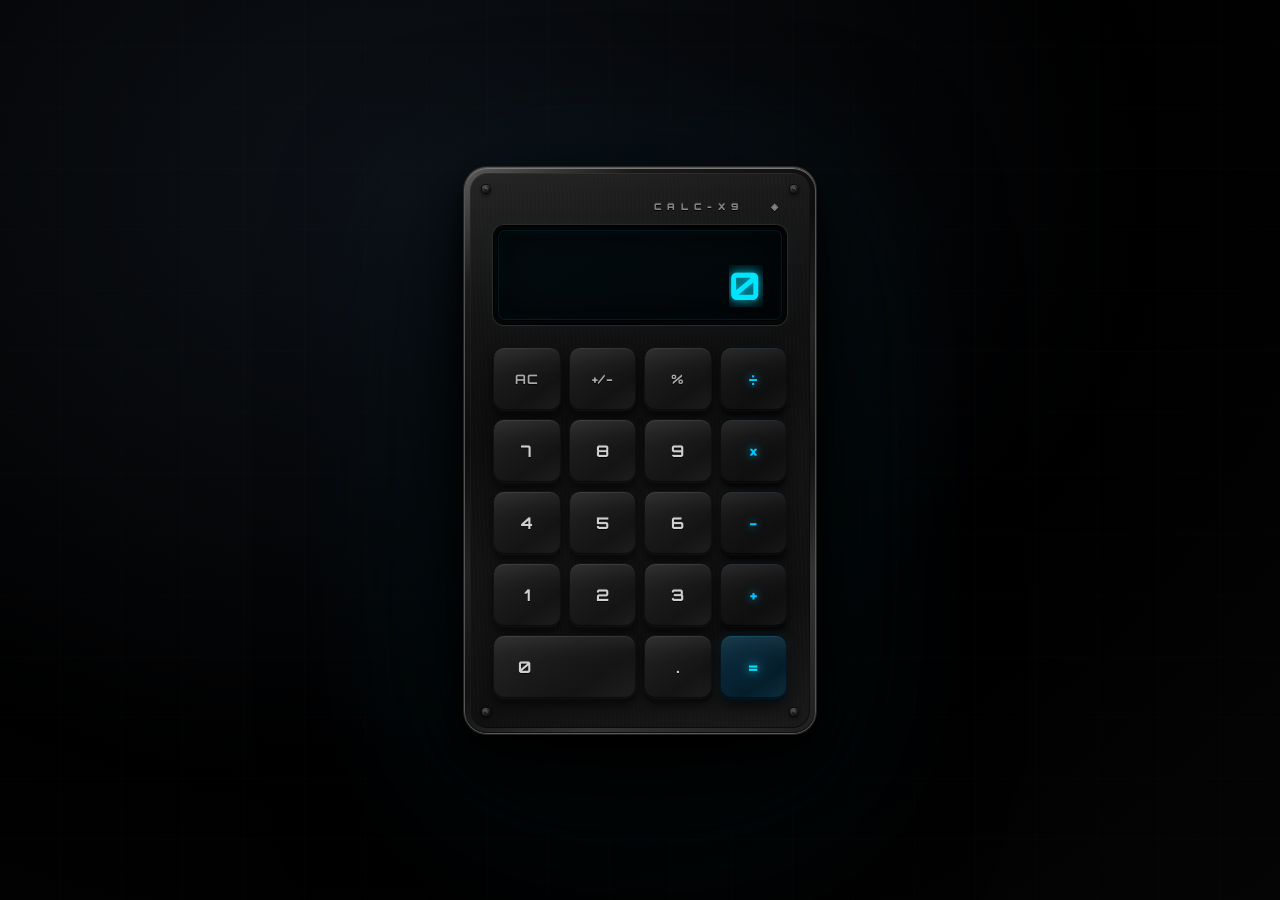
<file: calculator.html>
<!DOCTYPE html>
<html lang="en">
<head>
<meta charset="UTF-8">
<meta name="viewport" content="width=device-width, initial-scale=1.0">
<title>Metallic Black Calculator</title>
<link href="https://fonts.googleapis.com/css2?family=Orbitron:wght@400;700;900&family=Share+Tech+Mono&display=swap" rel="stylesheet">
<style>
  :root {
    --metal-dark: #0a0a0a;
    --metal-mid: #1a1a1a;
    --metal-light: #2e2e2e;
    --metal-shine: #4a4a4a;
    --metal-highlight: #666;
    --chrome-edge: #888;
    --accent-blue: #00c8ff;
    --accent-glow: rgba(0, 200, 255, 0.6);
    --display-bg: #050a0d;
    --display-text: #00e5ff;
    --btn-number: #181818;
    --btn-op: #111;
    --btn-equal: #0d2a33;
    --shadow-deep: rgba(0,0,0,0.95);
    --shadow-mid: rgba(0,0,0,0.7);
  }

  * { margin: 0; padding: 0; box-sizing: border-box; }

  body {
    min-height: 100vh;
    display: flex;
    align-items: center;
    justify-content: center;
    background: radial-gradient(ellipse at 30% 20%, #0d1117 0%, #000 60%, #050505 100%);
    font-family: 'Share Tech Mono', monospace;
    overflow: hidden;
  }

  body::before {
    content: '';
    position: fixed;
    inset: 0;
    background:
      repeating-linear-gradient(0deg, transparent, transparent 60px, rgba(255,255,255,0.01) 60px, rgba(255,255,255,0.01) 61px),
      repeating-linear-gradient(90deg, transparent, transparent 60px, rgba(255,255,255,0.01) 60px, rgba(255,255,255,0.01) 61px);
    pointer-events: none;
  }

  .calc-wrapper {
    position: relative;
    filter: drop-shadow(0 40px 80px rgba(0,0,0,0.98)) drop-shadow(0 0 60px rgba(0,200,255,0.08));
  }

  /* Outer chrome bezel */
  .calc-outer {
    background: linear-gradient(145deg,
      #5a5a5a 0%,
      #1a1a1a 15%,
      #0d0d0d 35%,
      #222 50%,
      #111 65%,
      #333 80%,
      #1f1f1f 100%
    );
    border-radius: 22px;
    padding: 5px;
    box-shadow:
      0 0 0 1px #555,
      0 0 0 2px #222,
      inset 0 1px 0 #777,
      inset 0 -1px 0 #111,
      0 30px 60px rgba(0,0,0,0.9),
      0 10px 20px rgba(0,0,0,0.8);
  }

  .calculator {
    background: linear-gradient(160deg,
      #1c1c1c 0%,
      #111 20%,
      #0d0d0d 40%,
      #131313 60%,
      #0f0f0f 80%,
      #1a1a1a 100%
    );
    border-radius: 18px;
    padding: 28px 24px 30px;
    width: 340px;
    position: relative;
    overflow: hidden;
    box-shadow:
      inset 0 1px 0 rgba(255,255,255,0.06),
      inset 0 -1px 0 rgba(0,0,0,0.5),
      inset 1px 0 0 rgba(255,255,255,0.03),
      inset -1px 0 0 rgba(0,0,0,0.4);
  }

  /* Brushed metal texture effect */
  .calculator::before {
    content: '';
    position: absolute;
    inset: 0;
    background: repeating-linear-gradient(
      88deg,
      transparent 0px,
      rgba(255,255,255,0.012) 1px,
      transparent 2px,
      transparent 4px
    );
    border-radius: 18px;
    pointer-events: none;
  }

  /* Top reflection */
  .calculator::after {
    content: '';
    position: absolute;
    top: 0; left: 0; right: 0;
    height: 40%;
    background: linear-gradient(to bottom,
      rgba(255,255,255,0.04) 0%,
      transparent 100%
    );
    border-radius: 18px 18px 0 0;
    pointer-events: none;
  }

  /* Brand label */
  .brand {
    font-family: 'Orbitron', sans-serif;
    font-weight: 900;
    font-size: 9px;
    letter-spacing: 6px;
    color: var(--chrome-edge);
    text-align: right;
    margin-bottom: 14px;
    text-transform: uppercase;
    padding-right: 2px;
    text-shadow: 0 1px 0 #000, 0 -1px 0 rgba(255,255,255,0.1);
    position: relative;
    z-index: 1;
  }

  /* === DISPLAY === */
  .display-housing {
    background: linear-gradient(135deg,
      #0a0a0a 0%,
      #050505 50%,
      #080808 100%
    );
    border-radius: 10px;
    padding: 4px;
    margin-bottom: 24px;
    box-shadow:
      0 0 0 1px #000,
      0 0 0 2px #2a2a2a,
      inset 0 2px 8px rgba(0,0,0,0.9),
      0 0 20px rgba(0,200,255,0.05);
    position: relative;
    z-index: 1;
  }

  .display-housing::before {
    content: '';
    position: absolute;
    inset: 4px;
    border-radius: 8px;
    box-shadow: inset 0 0 30px rgba(0, 200, 255, 0.04);
    pointer-events: none;
  }

  .display {
    background: linear-gradient(145deg, #040d10 0%, #020609 100%);
    border-radius: 7px;
    padding: 14px 18px 12px;
    min-height: 90px;
    display: flex;
    flex-direction: column;
    align-items: flex-end;
    justify-content: flex-end;
    border: 1px solid rgba(0, 200, 255, 0.08);
    box-shadow:
      inset 0 0 40px rgba(0,0,0,0.8),
      inset 0 0 15px rgba(0,200,255,0.06),
      0 0 0 1px rgba(0,0,0,0.9);
    overflow: hidden;
    position: relative;
  }

  /* Scan line effect */
  .display::after {
    content: '';
    position: absolute;
    inset: 0;
    background: repeating-linear-gradient(
      0deg,
      transparent 0px,
      transparent 3px,
      rgba(0,0,0,0.08) 3px,
      rgba(0,0,0,0.08) 4px
    );
    pointer-events: none;
    border-radius: 7px;
  }

  .expression {
    font-family: 'Share Tech Mono', monospace;
    font-size: 13px;
    color: rgba(0,200,255,0.35);
    min-height: 20px;
    letter-spacing: 1px;
    position: relative;
    z-index: 1;
    white-space: nowrap;
    overflow: hidden;
    text-overflow: ellipsis;
    max-width: 100%;
  }

  .result {
    font-family: 'Orbitron', sans-serif;
    font-weight: 700;
    font-size: 38px;
    color: var(--display-text);
    letter-spacing: 2px;
    line-height: 1.1;
    position: relative;
    z-index: 1;
    text-shadow:
      0 0 10px rgba(0,229,255,0.8),
      0 0 25px rgba(0,229,255,0.4),
      0 0 50px rgba(0,200,255,0.2);
    transition: font-size 0.15s ease;
    white-space: nowrap;
    overflow: hidden;
    text-overflow: ellipsis;
    max-width: 100%;
  }

  .result.small { font-size: 26px; }
  .result.xsmall { font-size: 20px; }

  /* === BUTTONS === */
  .buttons {
    display: grid;
    grid-template-columns: repeat(4, 1fr);
    gap: 10px;
    position: relative;
    z-index: 1;
  }

  .btn {
    position: relative;
    height: 62px;
    border: none;
    border-radius: 10px;
    cursor: pointer;
    font-family: 'Orbitron', sans-serif;
    font-weight: 700;
    font-size: 16px;
    letter-spacing: 0.5px;
    transition: all 0.08s ease;
    user-select: none;
    outline: none;
    overflow: hidden;
  }

  /* Number buttons */
  .btn.num {
    background: linear-gradient(145deg,
      #262626 0%,
      #1a1a1a 40%,
      #141414 70%,
      #1e1e1e 100%
    );
    color: #d0d0d0;
    box-shadow:
      0 0 0 1px #111,
      0 4px 0 #0a0a0a,
      0 6px 12px rgba(0,0,0,0.7),
      inset 0 1px 0 rgba(255,255,255,0.08),
      inset 0 -1px 0 rgba(0,0,0,0.6);
    text-shadow: 0 1px 0 rgba(0,0,0,0.8), 0 -1px 0 rgba(255,255,255,0.05);
  }

  /* Operator buttons */
  .btn.op {
    background: linear-gradient(145deg,
      #1e1e1e 0%,
      #141414 40%,
      #0f0f0f 70%,
      #181818 100%
    );
    color: var(--accent-blue);
    box-shadow:
      0 0 0 1px #0d0d0d,
      0 4px 0 #060606,
      0 6px 12px rgba(0,0,0,0.8),
      inset 0 1px 0 rgba(0,200,255,0.06),
      inset 0 -1px 0 rgba(0,0,0,0.7),
      0 0 8px rgba(0,200,255,0.05);
    text-shadow:
      0 0 8px rgba(0,200,255,0.7),
      0 0 20px rgba(0,200,255,0.3);
  }

  /* Function buttons (AC, +/-, %) */
  .btn.fn {
    background: linear-gradient(145deg,
      #252525 0%,
      #191919 40%,
      #131313 70%,
      #1d1d1d 100%
    );
    color: #aaa;
    font-size: 13px;
    box-shadow:
      0 0 0 1px #111,
      0 4px 0 #080808,
      0 6px 12px rgba(0,0,0,0.75),
      inset 0 1px 0 rgba(255,255,255,0.06),
      inset 0 -1px 0 rgba(0,0,0,0.6);
    text-shadow: 0 1px 0 rgba(0,0,0,0.8);
  }

  /* Equals button */
  .btn.eq {
    background: linear-gradient(145deg,
      #0e3040 0%,
      #092535 40%,
      #061e2b 70%,
      #0d2d3e 100%
    );
    color: var(--display-text);
    box-shadow:
      0 0 0 1px #061520,
      0 4px 0 #040f16,
      0 6px 16px rgba(0,0,0,0.85),
      inset 0 1px 0 rgba(0,200,255,0.15),
      inset 0 -1px 0 rgba(0,0,0,0.6),
      0 0 15px rgba(0,200,255,0.1);
    text-shadow:
      0 0 10px rgba(0,229,255,0.9),
      0 0 25px rgba(0,200,255,0.5);
  }

  /* Zero button spans 2 columns */
  .btn.zero {
    grid-column: span 2;
    text-align: left;
    padding-left: 24px;
  }

  /* Hover states */
  .btn:hover {
    transform: translateY(-1px);
  }

  .btn.num:hover {
    background: linear-gradient(145deg, #2e2e2e 0%, #222 40%, #1c1c1c 70%, #262626 100%);
    box-shadow:
      0 0 0 1px #161616,
      0 5px 0 #0a0a0a,
      0 8px 16px rgba(0,0,0,0.7),
      inset 0 1px 0 rgba(255,255,255,0.1);
  }

  .btn.op:hover {
    box-shadow:
      0 0 0 1px #0d0d0d,
      0 5px 0 #060606,
      0 8px 16px rgba(0,0,0,0.8),
      inset 0 1px 0 rgba(0,200,255,0.12),
      0 0 16px rgba(0,200,255,0.2);
    color: #33daff;
  }

  .btn.eq:hover {
    box-shadow:
      0 0 0 1px #061520,
      0 5px 0 #040f16,
      0 8px 20px rgba(0,0,0,0.85),
      inset 0 1px 0 rgba(0,200,255,0.2),
      0 0 25px rgba(0,200,255,0.25);
  }

  /* Active/pressed states */
  .btn:active, .btn.pressed {
    transform: translateY(3px) !important;
    transition: all 0.04s ease;
  }

  .btn.num:active, .btn.num.pressed {
    box-shadow:
      0 0 0 1px #111,
      0 1px 0 #0a0a0a,
      0 2px 6px rgba(0,0,0,0.7),
      inset 0 2px 4px rgba(0,0,0,0.5),
      inset 0 1px 0 rgba(0,0,0,0.8);
    background: linear-gradient(145deg, #181818 0%, #141414 100%);
  }

  .btn.op:active, .btn.op.pressed {
    box-shadow:
      0 0 0 1px #0d0d0d,
      0 1px 0 #060606,
      0 2px 6px rgba(0,0,0,0.8),
      inset 0 2px 4px rgba(0,0,0,0.6),
      0 0 12px rgba(0,200,255,0.3);
  }

  .btn.eq:active, .btn.eq.pressed {
    box-shadow:
      0 0 0 1px #061520,
      0 1px 0 #040f16,
      0 2px 8px rgba(0,0,0,0.85),
      inset 0 2px 4px rgba(0,0,0,0.5),
      0 0 30px rgba(0,200,255,0.4);
  }

  /* Reflective sheen on buttons */
  .btn::before {
    content: '';
    position: absolute;
    top: 0; left: 0; right: 0;
    height: 45%;
    background: linear-gradient(to bottom,
      rgba(255,255,255,0.055) 0%,
      rgba(255,255,255,0.01) 60%,
      transparent 100%
    );
    border-radius: 10px 10px 0 0;
    pointer-events: none;
  }

  /* Bottom edge of button */
  .btn::after {
    content: '';
    position: absolute;
    bottom: -4px; left: 2px; right: 2px;
    height: 4px;
    border-radius: 0 0 8px 8px;
    pointer-events: none;
  }

  .btn.num::after { background: rgba(0,0,0,0.9); }
  .btn.op::after { background: rgba(0,0,0,0.95); }
  .btn.eq::after { background: rgba(0,5,10,0.95); }

  /* Decorative screws */
  .screws {
    position: absolute;
    inset: 12px;
    pointer-events: none;
    z-index: 2;
  }

  .screw {
    position: absolute;
    width: 8px;
    height: 8px;
    border-radius: 50%;
    background: radial-gradient(circle at 35% 35%,
      #555 0%, #2a2a2a 40%, #111 70%, #1e1e1e 100%
    );
    box-shadow:
      0 0 0 1px #0a0a0a,
      inset 0 1px 0 rgba(255,255,255,0.15),
      0 2px 4px rgba(0,0,0,0.8);
  }

  .screw::before {
    content: '';
    position: absolute;
    inset: 2px;
    border-radius: 50%;
    background: transparent;
    border-top: 1px solid rgba(255,255,255,0.2);
    border-bottom: 1px solid rgba(0,0,0,0.8);
    transform: rotate(45deg);
  }

  .screw.tl { top: 0; left: 0; }
  .screw.tr { top: 0; right: 0; }
  .screw.bl { bottom: 0; left: 0; }
  .screw.br { bottom: 0; right: 0; }

  /* Error flash */
  @keyframes errorFlash {
    0% { color: #ff4444; text-shadow: 0 0 10px rgba(255,0,0,0.8); }
    50% { color: var(--display-text); }
    100% { color: #ff4444; text-shadow: 0 0 10px rgba(255,0,0,0.8); }
  }

  .result.error {
    animation: errorFlash 0.3s ease 2;
    font-size: 20px;
  }

  /* Glow pulse on calc */
  @keyframes glowPulse {
    0%, 100% { box-shadow: 0 0 0 1px #555, 0 0 0 2px #222, inset 0 1px 0 #777, inset 0 -1px 0 #111, 0 30px 60px rgba(0,0,0,0.9), 0 10px 20px rgba(0,0,0,0.8), 0 0 40px rgba(0,200,255,0.03); }
    50% { box-shadow: 0 0 0 1px #555, 0 0 0 2px #222, inset 0 1px 0 #777, inset 0 -1px 0 #111, 0 30px 60px rgba(0,0,0,0.9), 0 10px 20px rgba(0,0,0,0.8), 0 0 40px rgba(0,200,255,0.08); }
  }

  .calc-outer {
    animation: glowPulse 4s ease-in-out infinite;
  }
</style>
</head>
<body>

<div class="calc-wrapper">
  <div class="calc-outer">
    <div class="calculator">
      <!-- Corner screws -->
      <div class="screws">
        <div class="screw tl"></div>
        <div class="screw tr"></div>
        <div class="screw bl"></div>
        <div class="screw br"></div>
      </div>

      <!-- Brand -->
      <div class="brand">CALC-X9 &nbsp; ◈</div>

      <!-- Display -->
      <div class="display-housing">
        <div class="display">
          <div class="expression" id="expression"></div>
          <div class="result" id="result">0</div>
        </div>
      </div>

      <!-- Buttons -->
      <div class="buttons">
        <!-- Row 1 -->
        <button class="btn fn" data-action="clear">AC</button>
        <button class="btn fn" data-action="negate">+/−</button>
        <button class="btn fn" data-action="percent">%</button>
        <button class="btn op" data-action="operator" data-value="÷">÷</button>

        <!-- Row 2 -->
        <button class="btn num" data-action="digit" data-value="7">7</button>
        <button class="btn num" data-action="digit" data-value="8">8</button>
        <button class="btn num" data-action="digit" data-value="9">9</button>
        <button class="btn op" data-action="operator" data-value="×">×</button>

        <!-- Row 3 -->
        <button class="btn num" data-action="digit" data-value="4">4</button>
        <button class="btn num" data-action="digit" data-value="5">5</button>
        <button class="btn num" data-action="digit" data-value="6">6</button>
        <button class="btn op" data-action="operator" data-value="−">−</button>

        <!-- Row 4 -->
        <button class="btn num" data-action="digit" data-value="1">1</button>
        <button class="btn num" data-action="digit" data-value="2">2</button>
        <button class="btn num" data-action="digit" data-value="3">3</button>
        <button class="btn op" data-action="operator" data-value="+">+</button>

        <!-- Row 5 -->
        <button class="btn num zero" data-action="digit" data-value="0">0</button>
        <button class="btn num" data-action="decimal">.</button>
        <button class="btn eq" data-action="equals">=</button>
      </div>
    </div>
  </div>
</div>

<script>
  const display = document.getElementById('result');
  const expression = document.getElementById('expression');

  let current = '0';
  let operator = null;
  let prev = null;
  let waiting = false;
  let justCalculated = false;

  function updateDisplay(val) {
    const len = String(val).length;
    display.classList.remove('small', 'xsmall', 'error');
    if (len > 12) display.classList.add('xsmall');
    else if (len > 9) display.classList.add('small');
    display.textContent = val;
  }

  function setExpression(txt) {
    expression.textContent = txt;
  }

  function flashButton(btn) {
    btn.classList.add('pressed');
    setTimeout(() => btn.classList.remove('pressed'), 120);
  }

  function handleDigit(val) {
    if (waiting) {
      current = val;
      waiting = false;
    } else if (justCalculated) {
      current = val;
      justCalculated = false;
    } else {
      current = current === '0' ? val : (current.length < 14 ? current + val : current);
    }
    updateDisplay(formatNumber(current));
  }

  function handleDecimal() {
    if (waiting) { current = '0.'; waiting = false; return; }
    if (justCalculated) { current = '0.'; justCalculated = false; return; }
    if (!current.includes('.')) current += '.';
    updateDisplay(current);
  }

  function handleOperator(op) {
    const num = parseFloat(current);
    if (prev !== null && !waiting) {
      const result = calculate(prev, num, operator);
      prev = result;
      current = String(result);
      updateDisplay(formatNumber(result));
    } else {
      prev = num;
    }
    operator = op;
    waiting = true;
    justCalculated = false;
    setExpression(formatNumber(prev) + ' ' + op);
  }

  function handleEquals() {
    if (operator === null || prev === null) return;
    const num = parseFloat(current);
    setExpression(formatNumber(prev) + ' ' + operator + ' ' + formatNumber(num) + ' =');
    const result = calculate(prev, num, operator);
    if (result === 'Error') {
      display.classList.add('error');
      display.textContent = 'Error';
      setTimeout(() => { display.classList.remove('error'); updateDisplay('0'); }, 1200);
      reset(); return;
    }
    current = String(result);
    updateDisplay(formatNumber(result));
    prev = null;
    operator = null;
    waiting = false;
    justCalculated = true;
  }

  function calculate(a, b, op) {
    switch(op) {
      case '+': return round(a + b);
      case '−': return round(a - b);
      case '×': return round(a * b);
      case '÷': return b === 0 ? 'Error' : round(a / b);
    }
  }

  function round(n) {
    return Math.round(n * 1e10) / 1e10;
  }

  function formatNumber(n) {
    if (typeof n === 'string') return n;
    if (isNaN(n)) return 'Error';
    const str = String(n);
    if (str.includes('e')) return n.toExponential(4);
    return str;
  }

  function reset() {
    current = '0'; operator = null; prev = null; waiting = false; justCalculated = false;
    updateDisplay('0'); setExpression('');
  }

  function handleClear() {
    reset();
  }

  function handleNegate() {
    current = String(parseFloat(current) * -1);
    updateDisplay(formatNumber(parseFloat(current)));
  }

  function handlePercent() {
    current = String(parseFloat(current) / 100);
    updateDisplay(formatNumber(parseFloat(current)));
  }

  // Button click handling
  document.querySelectorAll('.btn').forEach(btn => {
    btn.addEventListener('click', () => {
      flashButton(btn);
      const action = btn.dataset.action;
      const value = btn.dataset.value;

      switch(action) {
        case 'digit':    handleDigit(value); break;
        case 'decimal':  handleDecimal(); break;
        case 'operator': handleOperator(value); break;
        case 'equals':   handleEquals(); break;
        case 'clear':    handleClear(); break;
        case 'negate':   handleNegate(); break;
        case 'percent':  handlePercent(); break;
      }
    });
  });

  // Keyboard support
  document.addEventListener('keydown', e => {
    const map = {
      '0':'0','1':'1','2':'2','3':'3','4':'4',
      '5':'5','6':'6','7':'7','8':'8','9':'9',
      '+':'+','-':'−','*':'×','/':'÷',
      'Enter':'=','=':'=','.':'.','Backspace':'back','Escape':'clear','%':'%'
    };
    const key = map[e.key];
    if (!key) return;
    e.preventDefault();

    if (key === 'clear') { handleClear(); return; }
    if (key === 'back') {
      if (current.length > 1) current = current.slice(0,-1);
      else current = '0';
      updateDisplay(formatNumber(current));
      return;
    }
    if (key === '=') { handleEquals(); return; }
    if (['+','−','×','÷'].includes(key)) { handleOperator(key); return; }
    if (key === '.') { handleDecimal(); return; }
    if (key === '%') { handlePercent(); return; }
    handleDigit(key);
  });
</script>
</body>
</html>
</file>
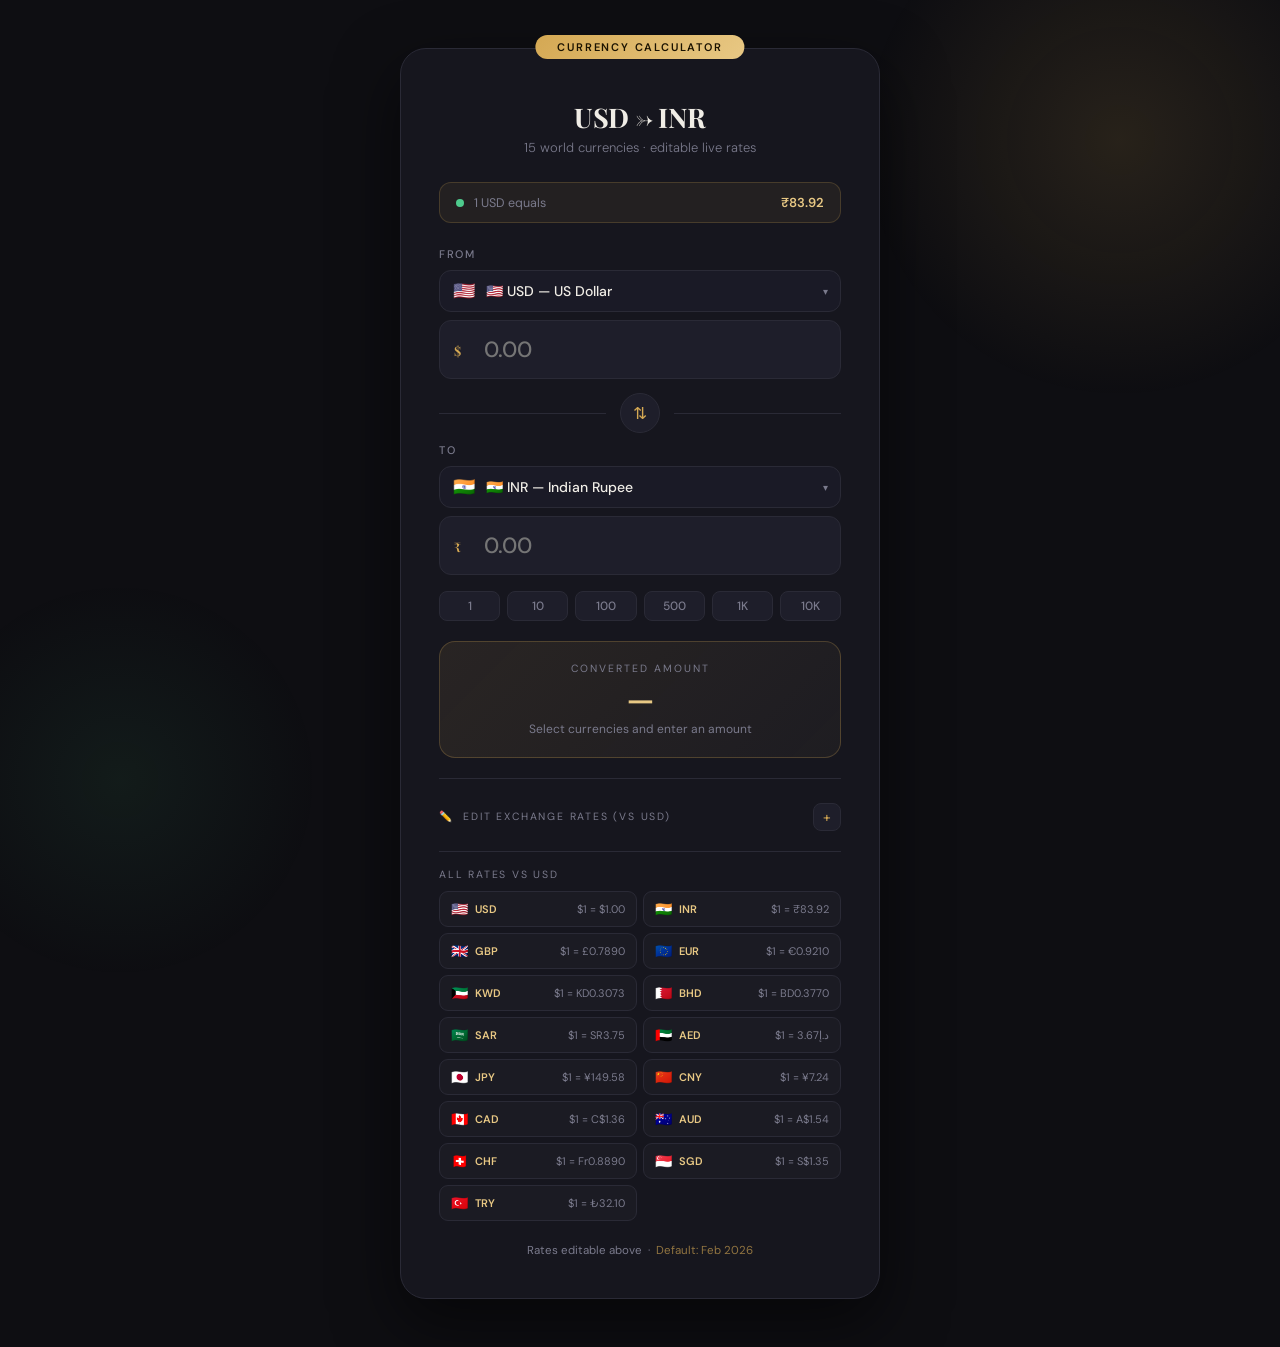
<file: currency-convertor.html>
<!DOCTYPE html>
<html lang="en">
<head>
  <meta charset="UTF-8"/>
  <meta name="viewport" content="width=device-width, initial-scale=1.0"/>
  <title>Currency Calculator</title>
  <link href="https://fonts.googleapis.com/css2?family=Playfair+Display:wght@500;700&family=DM+Sans:wght@300;400;500&display=swap" rel="stylesheet"/>
  <style>
    *,*::before,*::after{box-sizing:border-box;margin:0;padding:0}

    :root{
      --bg:#0e0e12; --card:#16161e; --border:#2a2a36;
      --accent:#d4a853; --accent2:#e8c884;
      --text:#f0ede6; --muted:#7a7a8c;
      --input-bg:#1e1e2a; --green:#4ecb8d;
      --shadow:0 24px 64px rgba(0,0,0,0.55);
      --red:#e8745a;
    }

    body{
      min-height:100vh; background:var(--bg);
      display:flex; align-items:flex-start; justify-content:center;
      font-family:'DM Sans',sans-serif; color:var(--text);
      padding:48px 16px; position:relative; overflow-x:hidden;
    }
    body::before{
      content:''; position:fixed; width:520px; height:520px;
      background:radial-gradient(circle,rgba(212,168,83,.13) 0%,transparent 70%);
      top:-120px; right:-100px; border-radius:50%; pointer-events:none;
    }
    body::after{
      content:''; position:fixed; width:400px; height:400px;
      background:radial-gradient(circle,rgba(78,203,141,.07) 0%,transparent 70%);
      bottom:-80px; left:-80px; border-radius:50%; pointer-events:none;
    }

    /* ── CARD ── */
    .card{
      background:var(--card); border:1px solid var(--border);
      border-radius:26px; padding:50px 38px 40px;
      width:480px; max-width:100%;
      box-shadow:var(--shadow); position:relative;
      animation:fadeUp .7s cubic-bezier(.22,1,.36,1) both;
    }
    @keyframes fadeUp{from{opacity:0;transform:translateY(28px)}to{opacity:1;transform:translateY(0)}}

    .badge{
      position:absolute; top:-14px; left:50%; transform:translateX(-50%);
      background:linear-gradient(135deg,var(--accent),var(--accent2));
      color:#1a1200; font-size:11px; font-weight:600;
      letter-spacing:1.8px; text-transform:uppercase;
      padding:5px 22px; border-radius:20px; white-space:nowrap;
    }

    .title{
      font-family:'Playfair Display',serif; font-size:27px; font-weight:700;
      text-align:center; margin-bottom:4px; letter-spacing:-.3px; transition:.3s;
    }
    .subtitle{
      text-align:center; font-size:13px; color:var(--muted);
      margin-bottom:26px; font-weight:300;
    }

    /* ── RATE ROW ── */
    .rate-row{
      display:flex; align-items:center; gap:10px; margin-bottom:24px;
      padding:11px 16px;
      background:rgba(212,168,83,.07); border:1px solid rgba(212,168,83,.2); border-radius:12px;
    }
    .rate-dot{
      width:8px;height:8px;background:var(--green);border-radius:50%;flex-shrink:0;
      animation:pulse 2s infinite;
    }
    @keyframes pulse{0%,100%{opacity:1;transform:scale(1)}50%{opacity:.4;transform:scale(.8)}}
    .rate-label{font-size:12.5px;color:var(--muted);}
    .rate-value{font-size:13px;color:var(--accent2);font-weight:600;margin-left:auto;}

    /* ── LABELS ── */
    .field-label{
      font-size:11px;font-weight:500;letter-spacing:1.6px;
      text-transform:uppercase;color:var(--muted);margin-bottom:9px;
    }

    /* ── DROPDOWN ── */
    .selector-wrap{position:relative;margin-bottom:8px;}
    .selector-wrap select{
      width:100%; background:#1a1a26; border:1.5px solid var(--border);
      border-radius:12px; padding:11px 34px 11px 46px;
      font-family:'DM Sans',sans-serif; font-size:14px; font-weight:500;
      color:var(--text); outline:none; appearance:none; cursor:pointer;
      transition:border-color .2s,box-shadow .2s;
    }
    .selector-wrap select option{background:#1a1a26;color:var(--text);}
    .selector-wrap select:hover,.selector-wrap select:focus{
      border-color:var(--accent);box-shadow:0 0 0 3px rgba(212,168,83,.1);
    }
    .select-flag{
      position:absolute;left:14px;top:50%;transform:translateY(-50%);
      font-size:18px;pointer-events:none;
    }
    .select-arrow{
      position:absolute;right:13px;top:50%;transform:translateY(-50%);
      color:var(--muted);pointer-events:none;font-size:10px;
    }

    /* ── AMOUNT INPUT ── */
    .input-wrap{position:relative;}
    .currency-symbol{
      position:absolute;left:15px;top:50%;transform:translateY(-50%);
      font-size:15px;font-weight:600;color:var(--accent);pointer-events:none;
      font-family:'Playfair Display',serif; max-width:28px; overflow:hidden;
      white-space:nowrap; font-size:13px;
    }
    input[type="number"]{
      width:100%; background:var(--input-bg); border:1.5px solid var(--border);
      border-radius:12px; padding:14px 14px 14px 44px;
      font-family:'DM Sans',sans-serif; font-size:22px; font-weight:500;
      color:var(--text); outline:none;
      transition:border-color .2s,box-shadow .2s;
      -moz-appearance:textfield;
    }
    input[type="number"]::-webkit-inner-spin-button,
    input[type="number"]::-webkit-outer-spin-button{-webkit-appearance:none}
    input[type="number"]:focus{
      border-color:var(--accent);box-shadow:0 0 0 3px rgba(212,168,83,.12);
    }

    .group{margin-bottom:14px;}

    /* ── SWAP ── */
    .swap-row{display:flex;align-items:center;margin:10px 0;gap:14px;}
    .swap-line{flex:1;height:1px;background:var(--border);}
    .swap-btn{
      background:var(--input-bg);border:1.5px solid var(--border);
      color:var(--accent);width:40px;height:40px;border-radius:50%;
      display:flex;align-items:center;justify-content:center;
      cursor:pointer;font-size:17px;flex-shrink:0;
      transition:background .2s,transform .35s cubic-bezier(.34,1.56,.64,1),border-color .2s;
    }
    .swap-btn:hover{background:rgba(212,168,83,.13);border-color:var(--accent);transform:rotate(180deg);}

    /* ── QUICK BUTTONS ── */
    .quick-row{display:flex;gap:7px;margin-top:16px;}
    .quick-btn{
      background:var(--input-bg);border:1px solid var(--border);border-radius:8px;
      color:var(--muted);font-family:'DM Sans',sans-serif;font-size:12px;font-weight:500;
      padding:6px 0;cursor:pointer;flex:1;text-align:center;
      transition:background .18s,color .18s,border-color .18s;
    }
    .quick-btn:hover{background:rgba(212,168,83,.1);border-color:rgba(212,168,83,.4);color:var(--accent2);}

    /* ── RESULT BOX ── */
    .result-box{
      background:linear-gradient(135deg,rgba(212,168,83,.1) 0%,rgba(232,200,132,.04) 100%);
      border:1.5px solid rgba(212,168,83,.25);border-radius:16px;
      padding:20px 24px;text-align:center;margin-top:20px;
      min-height:86px;display:flex;flex-direction:column;align-items:center;justify-content:center;
    }
    .result-label{font-size:10.5px;letter-spacing:2px;text-transform:uppercase;color:var(--muted);margin-bottom:6px;}
    .result-amount{
      font-family:'Playfair Display',serif;font-size:30px;font-weight:700;
      color:var(--accent2);line-height:1.15;
    }
    .result-amount.bounce{animation:numBounce .35s cubic-bezier(.34,1.56,.64,1);}
    @keyframes numBounce{from{transform:scale(.9);opacity:.5}to{transform:scale(1);opacity:1}}
    .result-sub{font-size:12px;color:var(--muted);margin-top:5px;}

    /* ── EDIT RATES PANEL ── */
    .edit-toggle{
      display:flex; align-items:center; justify-content:space-between;
      margin-top:24px; cursor:pointer; user-select:none;
    }
    .section-label{
      font-size:10.5px;letter-spacing:1.8px;text-transform:uppercase;color:var(--muted);
    }
    .toggle-icon{
      width:28px;height:28px;background:var(--input-bg);border:1px solid var(--border);
      border-radius:8px;display:flex;align-items:center;justify-content:center;
      font-size:14px;color:var(--accent);transition:transform .3s;
    }
    .toggle-icon.open{transform:rotate(45deg);}

    .rates-panel{
      overflow:hidden; max-height:0;
      transition:max-height .45s cubic-bezier(.4,0,.2,1), opacity .3s;
      opacity:0;
    }
    .rates-panel.open{max-height:700px;opacity:1;}

    .rates-grid{
      display:grid;grid-template-columns:1fr 1fr;gap:7px;margin-top:14px;
    }
    .rate-edit-item{
      background:rgba(255,255,255,.025);border:1px solid var(--border);
      border-radius:10px;padding:9px 11px;display:flex;flex-direction:column;gap:5px;
      transition:border-color .2s;
    }
    .rate-edit-item:hover{border-color:rgba(212,168,83,.35);}
    .rate-edit-top{display:flex;align-items:center;gap:6px;}
    .rate-edit-flag{font-size:15px;}
    .rate-edit-code{font-size:12px;font-weight:600;color:var(--accent2);}
    .rate-edit-name{font-size:10px;color:var(--muted);margin-left:auto;text-align:right;white-space:nowrap;overflow:hidden;text-overflow:ellipsis;max-width:80px;}
    .rate-edit-input{
      background:var(--input-bg);border:1px solid var(--border);
      border-radius:7px;padding:5px 8px;
      font-family:'DM Sans',sans-serif;font-size:13px;font-weight:500;
      color:var(--text);outline:none;width:100%;
      transition:border-color .2s;
      -moz-appearance:textfield;
    }
    .rate-edit-input::-webkit-inner-spin-button,
    .rate-edit-input::-webkit-outer-spin-button{-webkit-appearance:none}
    .rate-edit-input:focus{border-color:var(--accent);}
    .rate-hint{font-size:10px;color:var(--muted);}

    .reset-btn{
      margin-top:10px;width:100%;background:transparent;
      border:1px solid var(--border);border-radius:9px;
      color:var(--muted);font-family:'DM Sans',sans-serif;font-size:12px;
      font-weight:500;padding:8px;cursor:pointer;
      transition:background .18s,color .18s,border-color .18s;
    }
    .reset-btn:hover{background:rgba(232,116,90,.1);border-color:rgba(232,116,90,.4);color:var(--red);}

    /* ── REF GRID ── */
    .ref-grid{display:grid;grid-template-columns:1fr 1fr;gap:6px;margin-top:10px;}
    .ref-item{
      background:rgba(255,255,255,.025);border:1px solid var(--border);
      border-radius:9px;padding:8px 11px;
      display:flex;align-items:center;gap:7px;cursor:pointer;
      transition:background .18s,border-color .18s;
    }
    .ref-item:hover{background:rgba(212,168,83,.08);border-color:rgba(212,168,83,.35);}
    .ref-flag{font-size:14px;}
    .ref-code{font-size:11px;font-weight:600;color:var(--accent2);}
    .ref-rate{font-size:11px;color:var(--muted);margin-left:auto;white-space:nowrap;}

    /* ── FOOTER ── */
    .footer{margin-top:22px;text-align:center;font-size:11.5px;color:var(--muted);}
    .footer span{color:rgba(212,168,83,.65);}

    .divider{height:1px;background:var(--border);margin:20px 0 0;}
  </style>
</head>
<body>
<div class="card">
  <div class="badge">Currency Calculator</div>

  <h1 class="title" id="mainTitle">USD → INR</h1>
  <p class="subtitle">15 world currencies · editable live rates</p>

  <div class="rate-row">
    <span class="rate-dot"></span>
    <span class="rate-label" id="rateLabel">1 USD equals</span>
    <span class="rate-value" id="rateDisplay">—</span>
  </div>

  <!-- FROM -->
  <div class="group">
    <div class="field-label">From</div>
    <div class="selector-wrap">
      <span class="select-flag" id="fromFlag">🇺🇸</span>
      <select id="fromSelect"></select>
      <span class="select-arrow">▾</span>
    </div>
    <div class="input-wrap">
      <span class="currency-symbol" id="fromSymbol">$</span>
      <input type="number" id="fromInput" placeholder="0.00" min="0"/>
    </div>
  </div>

  <!-- SWAP -->
  <div class="swap-row">
    <div class="swap-line"></div>
    <button class="swap-btn" id="swapBtn" title="Swap">⇅</button>
    <div class="swap-line"></div>
  </div>

  <!-- TO -->
  <div class="group">
    <div class="field-label">To</div>
    <div class="selector-wrap">
      <span class="select-flag" id="toFlag">🇮🇳</span>
      <select id="toSelect"></select>
      <span class="select-arrow">▾</span>
    </div>
    <div class="input-wrap">
      <span class="currency-symbol" id="toSymbol">₹</span>
      <input type="number" id="toInput" placeholder="0.00" min="0"/>
    </div>
  </div>

  <!-- QUICK -->
  <div class="quick-row">
    <button class="quick-btn" onclick="setQuick(1)">1</button>
    <button class="quick-btn" onclick="setQuick(10)">10</button>
    <button class="quick-btn" onclick="setQuick(100)">100</button>
    <button class="quick-btn" onclick="setQuick(500)">500</button>
    <button class="quick-btn" onclick="setQuick(1000)">1K</button>
    <button class="quick-btn" onclick="setQuick(10000)">10K</button>
  </div>

  <!-- RESULT -->
  <div class="result-box">
    <div class="result-label">Converted Amount</div>
    <div class="result-amount" id="resultDisplay">—</div>
    <div class="result-sub" id="resultSub">Select currencies and enter an amount</div>
  </div>

  <!-- EDIT RATES TOGGLE -->
  <div class="divider"></div>
  <div class="edit-toggle" id="editToggle">
    <span class="section-label">✏️ &nbsp;Edit Exchange Rates (vs USD)</span>
    <span class="toggle-icon" id="toggleIcon">+</span>
  </div>
  <div class="rates-panel" id="ratesPanel">
    <div class="rates-grid" id="ratesGrid"></div>
    <button class="reset-btn" id="resetBtn">↺ &nbsp;Reset to Default Rates</button>
  </div>

  <!-- REF GRID -->
  <div class="divider" style="margin-top:20px;"></div>
  <div style="margin-top:16px;">
    <div class="section-label">All Rates vs USD</div>
    <div class="ref-grid" id="refGrid"></div>
  </div>

  <p class="footer">Rates editable above &nbsp;·&nbsp; <span>Default: Feb 2026</span></p>
</div>

<script>
// ── CURRENCY DATA ─────────────────────────────────────────────
const DEFAULT_CURRENCIES = [
  { code:'USD', symbol:'$',    flag:'🇺🇸', label:'US Dollar',          defaultRate:1        },
  { code:'INR', symbol:'₹',    flag:'🇮🇳', label:'Indian Rupee',        defaultRate:83.92    },
  { code:'GBP', symbol:'£',    flag:'🇬🇧', label:'British Pound',       defaultRate:0.789    },
  { code:'EUR', symbol:'€',    flag:'🇪🇺', label:'Euro (DE / ES / FR)', defaultRate:0.921    },
  { code:'KWD', symbol:'KD',   flag:'🇰🇼', label:'Kuwaiti Dinar',       defaultRate:0.3073   },
  { code:'BHD', symbol:'BD',   flag:'🇧🇭', label:'Bahraini Dinar',      defaultRate:0.3770   },
  { code:'SAR', symbol:'SR',   flag:'🇸🇦', label:'Saudi Riyal',         defaultRate:3.751    },
  { code:'AED', symbol:'د.إ', flag:'🇦🇪', label:'UAE Dirham',          defaultRate:3.673    },
  { code:'JPY', symbol:'¥',    flag:'🇯🇵', label:'Japanese Yen',        defaultRate:149.58   },
  { code:'CNY', symbol:'¥',    flag:'🇨🇳', label:'Chinese Yuan',        defaultRate:7.236    },
  { code:'CAD', symbol:'C$',   flag:'🇨🇦', label:'Canadian Dollar',     defaultRate:1.364    },
  { code:'AUD', symbol:'A$',   flag:'🇦🇺', label:'Australian Dollar',   defaultRate:1.538    },
  { code:'CHF', symbol:'Fr',   flag:'🇨🇭', label:'Swiss Franc',         defaultRate:0.889    },
  { code:'SGD', symbol:'S$',   flag:'🇸🇬', label:'Singapore Dollar',    defaultRate:1.347    },
  { code:'TRY', symbol:'₺',    flag:'🇹🇷', label:'Turkish Lira',        defaultRate:32.10    },
];

// Live editable rates — starts as a copy of defaults
let rates = DEFAULT_CURRENCIES.map(c => c.defaultRate);

let fromIdx = 0; // USD
let toIdx   = 1; // INR

// ── DOM REFS ──────────────────────────────────────────────────
const fromSelect    = document.getElementById('fromSelect');
const toSelect      = document.getElementById('toSelect');
const fromInput     = document.getElementById('fromInput');
const toInput       = document.getElementById('toInput');
const fromFlag      = document.getElementById('fromFlag');
const toFlag        = document.getElementById('toFlag');
const fromSymbol    = document.getElementById('fromSymbol');
const toSymbol      = document.getElementById('toSymbol');
const resultDisplay = document.getElementById('resultDisplay');
const resultSub     = document.getElementById('resultSub');
const rateDisplay   = document.getElementById('rateDisplay');
const rateLabel     = document.getElementById('rateLabel');
const mainTitle     = document.getElementById('mainTitle');
const swapBtn       = document.getElementById('swapBtn');
const refGrid       = document.getElementById('refGrid');
const ratesGrid     = document.getElementById('ratesGrid');
const editToggle    = document.getElementById('editToggle');
const toggleIcon    = document.getElementById('toggleIcon');
const ratesPanel    = document.getElementById('ratesPanel');
const resetBtn      = document.getElementById('resetBtn');

// ── BUILD SELECTS ────────────────────────────────────────────
function buildSelects() {
  [fromSelect, toSelect].forEach((sel, si) => {
    sel.innerHTML = '';
    DEFAULT_CURRENCIES.forEach((c, idx) => {
      const opt = document.createElement('option');
      opt.value = idx;
      opt.textContent = `${c.flag}  ${c.code}  —  ${c.label}`;
      sel.appendChild(opt);
    });
    sel.value = si === 0 ? fromIdx : toIdx;
  });
}

// ── REFERENCE GRID ───────────────────────────────────────────
function buildRefGrid() {
  refGrid.innerHTML = '';
  DEFAULT_CURRENCIES.forEach((c, idx) => {
    const r = rates[idx];
    const rStr = r < 1 ? r.toFixed(4) : r.toFixed(2);
    const div = document.createElement('div');
    div.className = 'ref-item';
    div.id = `ref-${idx}`;
    div.innerHTML = `
      <span class="ref-flag">${c.flag}</span>
      <span class="ref-code">${c.code}</span>
      <span class="ref-rate" id="refrate-${idx}">$1 = ${c.symbol}${rStr}</span>`;
    div.addEventListener('click', () => {
      fromIdx = idx; fromSelect.value = idx;
      updateUI();
      fromInput.value = 1;
      convert('from');
    });
    refGrid.appendChild(div);
  });
}

function refreshRefGrid() {
  DEFAULT_CURRENCIES.forEach((c, idx) => {
    const el = document.getElementById(`refrate-${idx}`);
    if (el) {
      const r = rates[idx];
      const rStr = r < 1 ? r.toFixed(4) : r.toFixed(2);
      el.textContent = `$1 = ${c.symbol}${rStr}`;
    }
  });
}

// ── EDITABLE RATES GRID ─────────────────────────────────────
function buildRatesGrid() {
  ratesGrid.innerHTML = '';
  DEFAULT_CURRENCIES.forEach((c, idx) => {
    const div = document.createElement('div');
    div.className = 'rate-edit-item';
    div.innerHTML = `
      <div class="rate-edit-top">
        <span class="rate-edit-flag">${c.flag}</span>
        <span class="rate-edit-code">${c.code}</span>
        <span class="rate-edit-name">${c.label}</span>
      </div>
      <input class="rate-edit-input" type="number" id="redit-${idx}"
        value="${rates[idx]}" min="0" step="any"
        placeholder="Rate vs USD"/>
      <span class="rate-hint">1 USD = ? ${c.code}</span>`;
    ratesGrid.appendChild(div);

    const inp = div.querySelector(`#redit-${idx}`);
    inp.addEventListener('input', () => {
      const v = parseFloat(inp.value);
      if (!isNaN(v) && v > 0) {
        rates[idx] = v;
        refreshRefGrid();
        updateUI();
        if (fromInput.value) convert('from');
      }
    });
  });
}

// ── TOGGLE EDIT PANEL ────────────────────────────────────────
editToggle.addEventListener('click', () => {
  const isOpen = ratesPanel.classList.toggle('open');
  toggleIcon.textContent = isOpen ? '×' : '+';
  toggleIcon.classList.toggle('open', isOpen);
});

resetBtn.addEventListener('click', () => {
  rates = DEFAULT_CURRENCIES.map(c => c.defaultRate);
  DEFAULT_CURRENCIES.forEach((_, idx) => {
    const inp = document.getElementById(`redit-${idx}`);
    if (inp) inp.value = rates[idx];
  });
  refreshRefGrid();
  updateUI();
  if (fromInput.value) convert('from');
});

// ── CONVERSION LOGIC ────────────────────────────────────────
function getRate() {
  return rates[toIdx] / rates[fromIdx];
}

function updateUI() {
  const f = DEFAULT_CURRENCIES[fromIdx];
  const t = DEFAULT_CURRENCIES[toIdx];
  fromFlag.textContent   = f.flag;
  toFlag.textContent     = t.flag;
  fromSymbol.textContent = f.symbol;
  toSymbol.textContent   = t.symbol;
  fromSelect.value       = fromIdx;
  toSelect.value         = toIdx;
  mainTitle.textContent  = `${f.code} → ${t.code}`;
  const r   = getRate();
  const dec = r < 0.001 ? 6 : r < 0.1 ? 5 : r < 1 ? 4 : r < 10 ? 3 : 2;
  rateLabel.textContent  = `1 ${f.code} equals`;
  rateDisplay.textContent = `${t.symbol}${r.toFixed(dec)}`;
}

function fmt(n) {
  if (n >= 100000) return n.toLocaleString('en-US',{minimumFractionDigits:2,maximumFractionDigits:2});
  if (n >= 1)      return n.toFixed(2);
  if (n >= 0.01)   return n.toFixed(4);
  return n.toFixed(6);
}

function convert(source) {
  const raw = parseFloat(source === 'from' ? fromInput.value : toInput.value);
  const f = DEFAULT_CURRENCIES[fromIdx];
  const t = DEFAULT_CURRENCIES[toIdx];

  if (isNaN(raw) || raw === '') {
    resultDisplay.textContent = '—';
    resultSub.textContent = 'Enter an amount above to convert';
    if (source === 'from') toInput.value = '';
    else fromInput.value = '';
    return;
  }

  const rate = getRate();
  let result;

  if (source === 'from') {
    result = raw * rate;
    toInput.value = fmt(result);
  } else {
    result = raw / rate;
    fromInput.value = fmt(result);
  }

  const inAmt  = source === 'from' ? raw    : result;
  const outAmt = source === 'from' ? result : raw;
  const inCur  = source === 'from' ? f : t;
  const outCur = source === 'from' ? t : f;

  resultDisplay.textContent = `${outCur.symbol}${fmt(outAmt)}`;
  resultSub.textContent = `${inCur.symbol}${fmt(inAmt)} ${inCur.code} = ${outCur.symbol}${fmt(outAmt)} ${outCur.code}`;

  resultDisplay.classList.remove('bounce');
  void resultDisplay.offsetWidth;
  resultDisplay.classList.add('bounce');
}

function setQuick(n) {
  fromInput.value = n;
  convert('from');
}

// ── EVENTS ──────────────────────────────────────────────────
fromSelect.addEventListener('change', () => {
  fromIdx = parseInt(fromSelect.value);
  updateUI();
  if (fromInput.value) convert('from');
});
toSelect.addEventListener('change', () => {
  toIdx = parseInt(toSelect.value);
  updateUI();
  if (fromInput.value) convert('from');
});
swapBtn.addEventListener('click', () => {
  [fromIdx, toIdx] = [toIdx, fromIdx];
  const tmp = fromInput.value;
  fromInput.value = toInput.value;
  toInput.value = tmp;
  updateUI();
  if (fromInput.value) convert('from');
  else { resultDisplay.textContent='—'; resultSub.textContent='Enter an amount above to convert'; }
});
fromInput.addEventListener('input', () => convert('from'));
toInput.addEventListener('input',   () => convert('to'));

// ── INIT ────────────────────────────────────────────────────
buildSelects();
buildRefGrid();
buildRatesGrid();
updateUI();
</script>
</body>
</html>
</file>
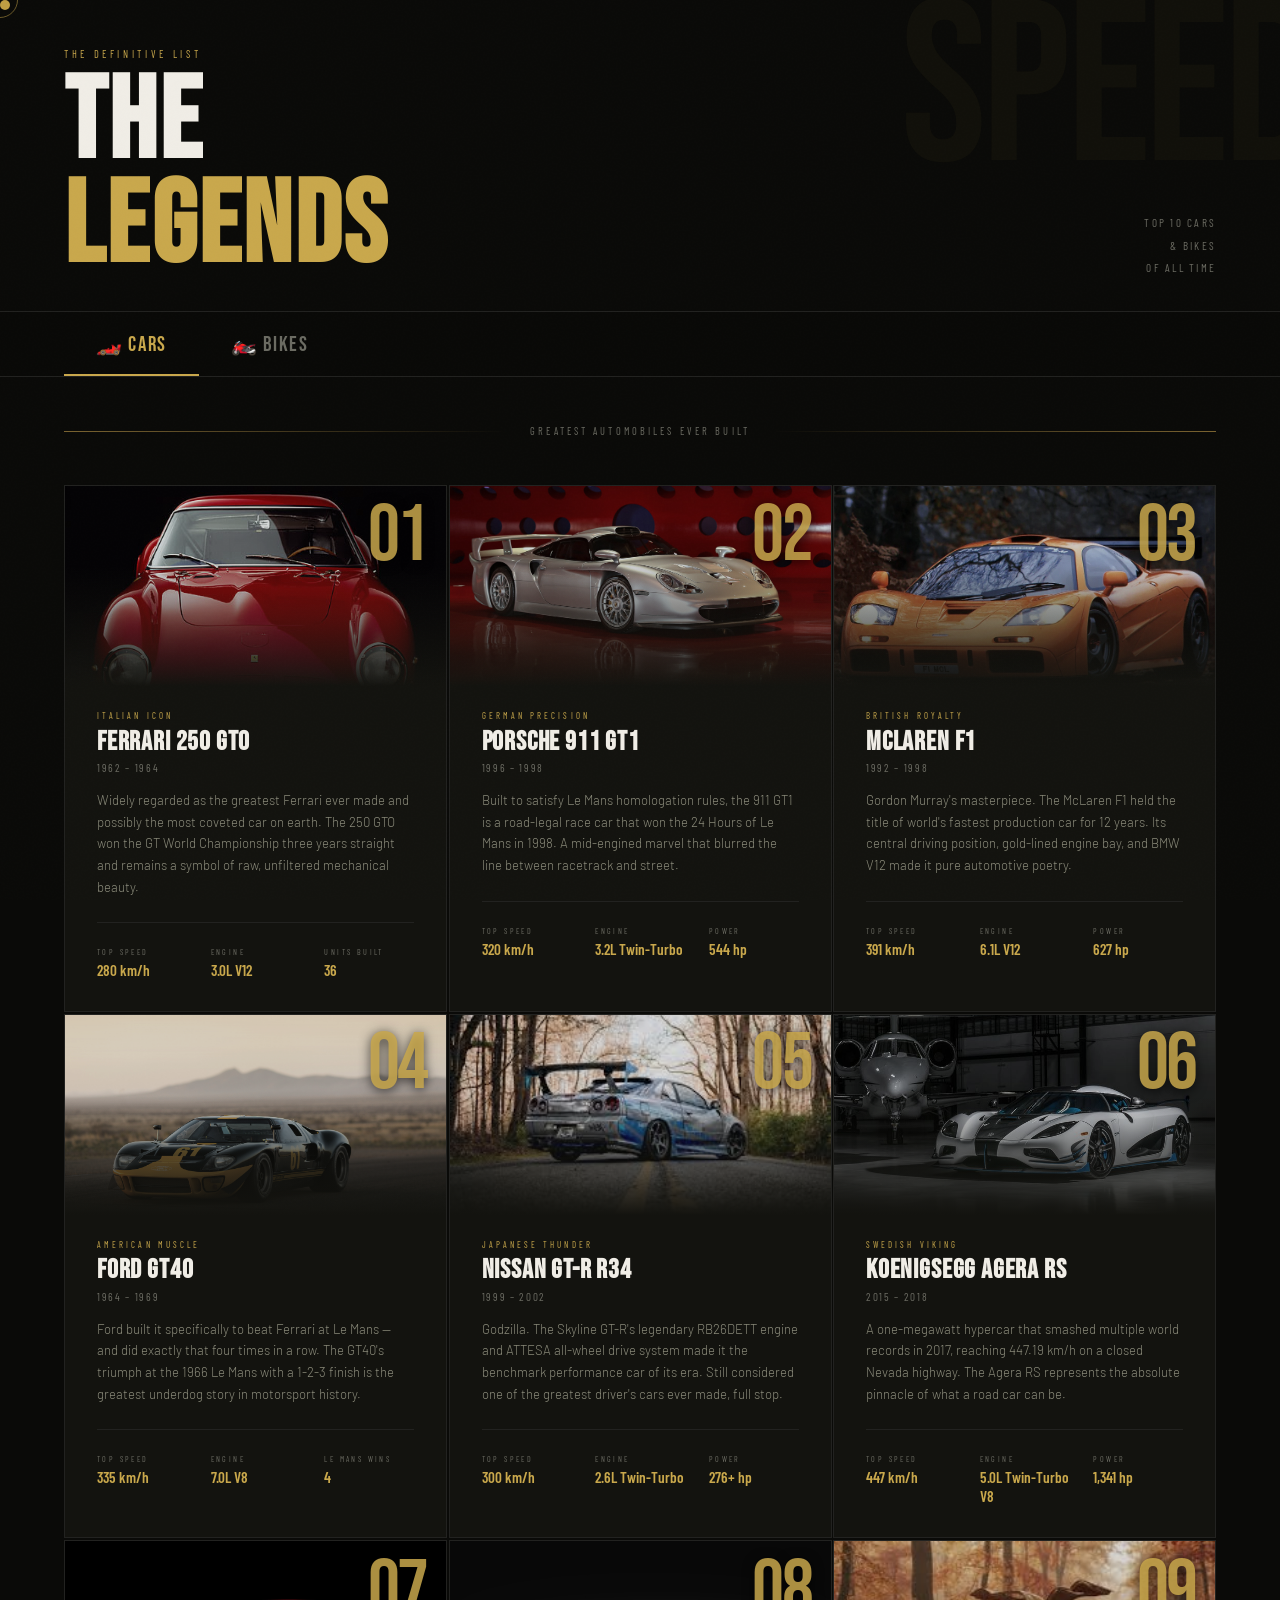
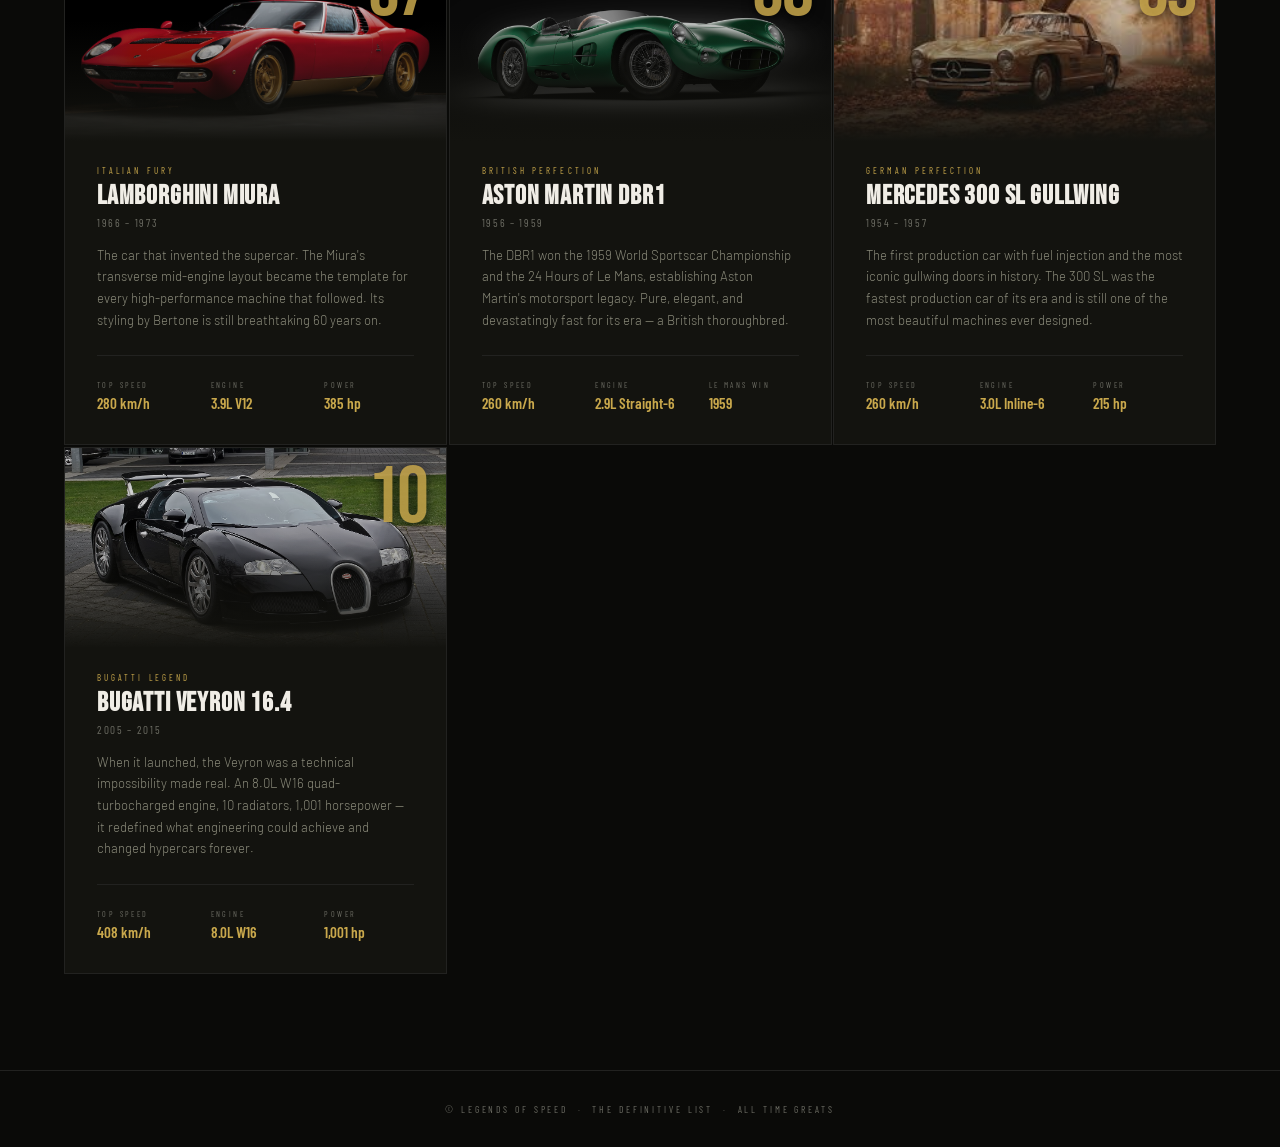
<file: my-garage.html>
<!DOCTYPE html>
<html lang="en">
<head>
<meta charset="UTF-8">
<meta name="viewport" content="width=device-width, initial-scale=1.0">
<title>LEGENDS — Top 10 Cars & Bikes of All Time</title>
<link href="https://fonts.googleapis.com/css2?family=Bebas+Neue&family=Barlow+Condensed:wght@300;400;600;700&family=Barlow:ital,wght@0,300;0,400;1,300&display=swap" rel="stylesheet">
<style>
  :root {
    --bg: #0a0a08;
    --surface: #111110;
    --border: #222220;
    --gold: #c9a84c;
    --gold-dim: #7a6330;
    --white: #f0ede6;
    --muted: #6b6b62;
    --card-bg: #13130f;
  }

  * { margin: 0; padding: 0; box-sizing: border-box; }

  body {
    background: var(--bg);
    color: var(--white);
    font-family: 'Barlow', sans-serif;
    overflow-x: hidden;
    cursor: none;
  }

  .cursor {
    width: 10px; height: 10px;
    background: var(--gold);
    border-radius: 50%;
    position: fixed;
    pointer-events: none;
    z-index: 9999;
    mix-blend-mode: difference;
  }
  .cursor-ring {
    width: 36px; height: 36px;
    border: 1px solid var(--gold);
    border-radius: 50%;
    position: fixed;
    pointer-events: none;
    z-index: 9998;
    opacity: 0.5;
  }

  body::before {
    content: '';
    position: fixed;
    inset: 0;
    background-image: url("data:image/svg+xml,%3Csvg viewBox='0 0 512 512' xmlns='http://www.w3.org/2000/svg'%3E%3Cfilter id='n'%3E%3CfeTurbulence type='fractalNoise' baseFrequency='0.9' numOctaves='4' stitchTiles='stitch'/%3E%3C/filter%3E%3Crect width='512' height='512' filter='url(%23n)' opacity='0.04'/%3E%3C/svg%3E");
    pointer-events: none;
    z-index: 100;
    opacity: 0.35;
  }

  header {
    border-bottom: 1px solid var(--border);
    padding: 3rem 5vw 2rem;
    display: flex;
    align-items: flex-end;
    justify-content: space-between;
    position: relative;
    overflow: hidden;
  }
  header::after {
    content: 'SPEED';
    position: absolute;
    right: -2rem; top: -1.5rem;
    font-family: 'Bebas Neue', sans-serif;
    font-size: clamp(6rem, 18vw, 18rem);
    color: rgba(201,168,76,0.04);
    pointer-events: none;
    letter-spacing: -0.02em;
    line-height: 1;
  }
  .header-label {
    font-family: 'Barlow Condensed', sans-serif;
    font-size: 0.65rem;
    letter-spacing: 0.35em;
    color: var(--gold);
    text-transform: uppercase;
    margin-bottom: 0.75rem;
  }
  header h1 {
    font-family: 'Bebas Neue', sans-serif;
    font-size: clamp(3.5rem, 9vw, 8rem);
    line-height: 0.9;
    letter-spacing: 0.02em;
    color: var(--white);
  }
  header h1 span { color: var(--gold); }
  .header-right {
    text-align: right;
    font-family: 'Barlow Condensed', sans-serif;
    font-size: 0.7rem;
    letter-spacing: 0.2em;
    color: var(--muted);
    text-transform: uppercase;
    line-height: 2;
  }

  .tabs {
    display: flex;
    border-bottom: 1px solid var(--border);
    padding: 0 5vw;
    position: sticky;
    top: 0;
    background: rgba(10,10,8,0.95);
    backdrop-filter: blur(12px);
    z-index: 50;
  }
  .tab {
    font-family: 'Bebas Neue', sans-serif;
    font-size: 1.3rem;
    letter-spacing: 0.08em;
    padding: 1.2rem 2rem 1.1rem;
    cursor: none;
    color: var(--muted);
    border-bottom: 2px solid transparent;
    transition: color 0.2s, border-color 0.2s;
    user-select: none;
  }
  .tab:hover { color: var(--white); }
  .tab.active { color: var(--gold); border-bottom-color: var(--gold); }

  main { padding: 3rem 5vw 6rem; }
  .section { display: none; }
  .section.active { display: block; }

  .section-intro {
    display: flex;
    align-items: center;
    gap: 1.5rem;
    margin-bottom: 3rem;
  }
  .section-intro .line {
    height: 1px; flex: 1;
    background: linear-gradient(90deg, var(--gold-dim), transparent);
  }
  .section-intro p {
    font-family: 'Barlow Condensed', sans-serif;
    font-size: 0.65rem;
    letter-spacing: 0.3em;
    color: var(--muted);
    text-transform: uppercase;
    white-space: nowrap;
  }

  .grid {
    display: grid;
    grid-template-columns: repeat(auto-fill, minmax(min(100%, 340px), 1fr));
    gap: 1.5px;
  }

  .card {
    background: var(--card-bg);
    border: 1px solid var(--border);
    padding: 0;
    position: relative;
    overflow: hidden;
    cursor: none;
    transition: border-color 0.3s, background 0.3s;
    animation: fadeUp 0.5s both;
  }
  .card:nth-child(1) { animation-delay: 0.05s; }
  .card:nth-child(2) { animation-delay: 0.1s; }
  .card:nth-child(3) { animation-delay: 0.15s; }
  .card:nth-child(4) { animation-delay: 0.2s; }
  .card:nth-child(5) { animation-delay: 0.25s; }
  .card:nth-child(6) { animation-delay: 0.3s; }
  .card:nth-child(7) { animation-delay: 0.35s; }
  .card:nth-child(8) { animation-delay: 0.4s; }
  .card:nth-child(9) { animation-delay: 0.45s; }
  .card:nth-child(10) { animation-delay: 0.5s; }

  @keyframes fadeUp {
    from { opacity: 0; transform: translateY(30px); }
    to { opacity: 1; transform: translateY(0); }
  }

  .card:hover { border-color: var(--gold-dim); background: #161610; }
  .card::before {
    content: '';
    position: absolute;
    inset: 0;
    background: linear-gradient(135deg, rgba(201,168,76,0.06), transparent 50%);
    opacity: 0;
    transition: opacity 0.3s;
    z-index: 1;
    pointer-events: none;
  }
  .card:hover::before { opacity: 1; }

  .img-zone {
    width: 100%;
    height: 200px;
    overflow: hidden;
    position: relative;
    background: #0d0d0b;
  }
  .img-zone img {
    width: 100%;
    height: 100%;
    object-fit: cover;
    display: block;
    transition: transform 0.6s ease, filter 0.4s ease;
    filter: saturate(0.75) brightness(0.85);
  }
  .card:hover .img-zone img {
    transform: scale(1.07);
    filter: saturate(1.1) brightness(0.95);
  }
  .img-zone::after {
    content: '';
    position: absolute;
    bottom: 0; left: 0; right: 0;
    height: 60%;
    background: linear-gradient(to top, var(--card-bg), transparent);
    pointer-events: none;
  }

  .rank {
    font-family: 'Bebas Neue', sans-serif;
    font-size: 5rem;
    line-height: 1;
    color: rgba(201,168,76,0.85);
    position: absolute;
    top: 0.6rem; right: 1.2rem;
    letter-spacing: -0.03em;
    transition: color 0.3s;
    z-index: 2;
    text-shadow: 0 2px 12px rgba(0,0,0,0.7);
  }
  .card:hover .rank { color: rgba(201,168,76,1); }

  .card-body { padding: 1.5rem 2rem 2rem; }

  .card-tag {
    font-family: 'Barlow Condensed', sans-serif;
    font-size: 0.55rem;
    letter-spacing: 0.35em;
    text-transform: uppercase;
    color: var(--gold);
    margin-bottom: 0.4rem;
  }
  .card h3 {
    font-family: 'Bebas Neue', sans-serif;
    font-size: 1.7rem;
    letter-spacing: 0.03em;
    line-height: 1.05;
    color: var(--white);
    margin-bottom: 0.3rem;
  }
  .card .year {
    font-family: 'Barlow Condensed', sans-serif;
    font-size: 0.7rem;
    color: var(--muted);
    letter-spacing: 0.15em;
    margin-bottom: 1rem;
  }
  .card p.desc {
    font-size: 0.82rem;
    line-height: 1.65;
    color: #8a8a7a;
    font-weight: 300;
  }

  .stat-row {
    display: flex;
    gap: 1.5rem;
    margin-top: 1.5rem;
    padding-top: 1.5rem;
    border-top: 1px solid var(--border);
  }
  .stat { flex: 1; }
  .stat-label {
    font-family: 'Barlow Condensed', sans-serif;
    font-size: 0.5rem;
    letter-spacing: 0.3em;
    text-transform: uppercase;
    color: var(--muted);
    display: block;
    margin-bottom: 0.2rem;
  }
  .stat-value {
    font-family: 'Barlow Condensed', sans-serif;
    font-size: 0.95rem;
    font-weight: 600;
    color: var(--gold);
  }

  footer {
    text-align: center;
    padding: 2rem;
    border-top: 1px solid var(--border);
    font-family: 'Barlow Condensed', sans-serif;
    font-size: 0.6rem;
    letter-spacing: 0.3em;
    color: var(--muted);
    text-transform: uppercase;
  }

  ::-webkit-scrollbar { width: 4px; }
  ::-webkit-scrollbar-track { background: var(--bg); }
  ::-webkit-scrollbar-thumb { background: var(--gold-dim); }
</style>
</head>
<body>

<div class="cursor" id="cursor"></div>
<div class="cursor-ring" id="cursorRing"></div>

<header>
  <div>
    <p class="header-label">The Definitive List</p>
    <h1>THE<br><span>LEGENDS</span></h1>
  </div>
  <div class="header-right">
    <p>Top 10 Cars</p>
    <p>&amp; Bikes</p>
    <p>of All Time</p>
  </div>
</header>

<nav class="tabs">
  <div class="tab active" onclick="switchTab('cars', this)">🏎️ Cars</div>
  <div class="tab" onclick="switchTab('bikes', this)">🏍️ Bikes</div>
</nav>

<main>

  <!-- ===== CARS ===== -->
  <section class="section active" id="cars">
    <div class="section-intro">
      <div class="line"></div>
      <p>Greatest automobiles ever built</p>
      <div class="line" style="background:linear-gradient(270deg,var(--gold-dim),transparent)"></div>
    </div>
    <div class="grid">

      <div class="card">
        <div class="img-zone">
          <img src="asset/ferrari 250 gto.jpg" alt="Ferrari 250 GTO">
        </div>
        <span class="rank">01</span>
        <div class="card-body">
          <p class="card-tag">Italian Icon</p>
          <h3>Ferrari 250 GTO</h3>
          <p class="year">1962 – 1964</p>
          <p class="desc">Widely regarded as the greatest Ferrari ever made and possibly the most coveted car on earth. The 250 GTO won the GT World Championship three years straight and remains a symbol of raw, unfiltered mechanical beauty.</p>
          <div class="stat-row">
            <div class="stat"><span class="stat-label">Top Speed</span><span class="stat-value">280 km/h</span></div>
            <div class="stat"><span class="stat-label">Engine</span><span class="stat-value">3.0L V12</span></div>
            <div class="stat"><span class="stat-label">Units Built</span><span class="stat-value">36</span></div>
          </div>
        </div>
      </div>

      <div class="card">
        <div class="img-zone">
          <img src="asset/Porsche 911 GT1.jpg" alt="Porsche 911 GT1">
        </div>
        <span class="rank">02</span>
        <div class="card-body">
          <p class="card-tag">German Precision</p>
          <h3>Porsche 911 GT1</h3>
          <p class="year">1996 – 1998</p>
          <p class="desc">Built to satisfy Le Mans homologation rules, the 911 GT1 is a road-legal race car that won the 24 Hours of Le Mans in 1998. A mid-engined marvel that blurred the line between racetrack and street.</p>
          <div class="stat-row">
            <div class="stat"><span class="stat-label">Top Speed</span><span class="stat-value">320 km/h</span></div>
            <div class="stat"><span class="stat-label">Engine</span><span class="stat-value">3.2L Twin-Turbo</span></div>
            <div class="stat"><span class="stat-label">Power</span><span class="stat-value">544 hp</span></div>
          </div>
        </div>
      </div>

      <div class="card">
        <div class="img-zone">
          <img src="asset/McLaren f1.jpg" alt="McLaren F1">
        </div>
        <span class="rank">03</span>
        <div class="card-body">
          <p class="card-tag">British Royalty</p>
          <h3>McLaren F1</h3>
          <p class="year">1992 – 1998</p>
          <p class="desc">Gordon Murray's masterpiece. The McLaren F1 held the title of world's fastest production car for 12 years. Its central driving position, gold-lined engine bay, and BMW V12 made it pure automotive poetry.</p>
          <div class="stat-row">
            <div class="stat"><span class="stat-label">Top Speed</span><span class="stat-value">391 km/h</span></div>
            <div class="stat"><span class="stat-label">Engine</span><span class="stat-value">6.1L V12</span></div>
            <div class="stat"><span class="stat-label">Power</span><span class="stat-value">627 hp</span></div>
          </div>
        </div>
      </div>

      <div class="card">
        <div class="img-zone">
          <img src="asset/ford gt40.jpg" alt="Ford GT40">
        </div>
        <span class="rank">04</span>
        <div class="card-body">
          <p class="card-tag">American Muscle</p>
          <h3>Ford GT40</h3>
          <p class="year">1964 – 1969</p>
          <p class="desc">Ford built it specifically to beat Ferrari at Le Mans — and did exactly that four times in a row. The GT40's triumph at the 1966 Le Mans with a 1-2-3 finish is the greatest underdog story in motorsport history.</p>
          <div class="stat-row">
            <div class="stat"><span class="stat-label">Top Speed</span><span class="stat-value">335 km/h</span></div>
            <div class="stat"><span class="stat-label">Engine</span><span class="stat-value">7.0L V8</span></div>
            <div class="stat"><span class="stat-label">Le Mans Wins</span><span class="stat-value">4</span></div>
          </div>
        </div>
      </div>

      <div class="card">
        <div class="img-zone">
          <img src="asset/nissian gt-r r34.jpg" alt="Nissan GT-R R34">
        </div>
        <span class="rank">05</span>
        <div class="card-body">
          <p class="card-tag">Japanese Thunder</p>
          <h3>Nissan GT-R R34</h3>
          <p class="year">1999 – 2002</p>
          <p class="desc">Godzilla. The Skyline GT-R's legendary RB26DETT engine and ATTESA all-wheel drive system made it the benchmark performance car of its era. Still considered one of the greatest driver's cars ever made, full stop.</p>
          <div class="stat-row">
            <div class="stat"><span class="stat-label">Top Speed</span><span class="stat-value">300 km/h</span></div>
            <div class="stat"><span class="stat-label">Engine</span><span class="stat-value">2.6L Twin-Turbo</span></div>
            <div class="stat"><span class="stat-label">Power</span><span class="stat-value">276+ hp</span></div>
          </div>
        </div>
      </div>

      <div class="card">
        <div class="img-zone">
          <img src="asset/koenigsegg agera rs.jpg" alt="Koenigsegg Agera RS">
        </div>
        <span class="rank">06</span>
        <div class="card-body">
          <p class="card-tag">Swedish Viking</p>
          <h3>Koenigsegg Agera RS</h3>
          <p class="year">2015 – 2018</p>
          <p class="desc">A one-megawatt hypercar that smashed multiple world records in 2017, reaching 447.19 km/h on a closed Nevada highway. The Agera RS represents the absolute pinnacle of what a road car can be.</p>
          <div class="stat-row">
            <div class="stat"><span class="stat-label">Top Speed</span><span class="stat-value">447 km/h</span></div>
            <div class="stat"><span class="stat-label">Engine</span><span class="stat-value">5.0L Twin-Turbo V8</span></div>
            <div class="stat"><span class="stat-label">Power</span><span class="stat-value">1,341 hp</span></div>
          </div>
        </div>
      </div>

      <div class="card">
        <div class="img-zone">
          <img src="asset/lamborghini miura.jpg" alt="Lamborghini Miura">
        </div>
        <span class="rank">07</span>
        <div class="card-body">
          <p class="card-tag">Italian Fury</p>
          <h3>Lamborghini Miura</h3>
          <p class="year">1966 – 1973</p>
          <p class="desc">The car that invented the supercar. The Miura's transverse mid-engine layout became the template for every high-performance machine that followed. Its styling by Bertone is still breathtaking 60 years on.</p>
          <div class="stat-row">
            <div class="stat"><span class="stat-label">Top Speed</span><span class="stat-value">280 km/h</span></div>
            <div class="stat"><span class="stat-label">Engine</span><span class="stat-value">3.9L V12</span></div>
            <div class="stat"><span class="stat-label">Power</span><span class="stat-value">385 hp</span></div>
          </div>
        </div>
      </div>

      <div class="card">
        <div class="img-zone">
          <img src="asset/aston martin dbR1.jpg" alt="Aston Martin DBR1">
        </div>
        <span class="rank">08</span>
        <div class="card-body">
          <p class="card-tag">British Perfection</p>
          <h3>Aston Martin DBR1</h3>
          <p class="year">1956 – 1959</p>
          <p class="desc">The DBR1 won the 1959 World Sportscar Championship and the 24 Hours of Le Mans, establishing Aston Martin's motorsport legacy. Pure, elegant, and devastatingly fast for its era — a British thoroughbred.</p>
          <div class="stat-row">
            <div class="stat"><span class="stat-label">Top Speed</span><span class="stat-value">260 km/h</span></div>
            <div class="stat"><span class="stat-label">Engine</span><span class="stat-value">2.9L Straight-6</span></div>
            <div class="stat"><span class="stat-label">Le Mans Win</span><span class="stat-value">1959</span></div>
          </div>
        </div>
      </div>

      <div class="card">
        <div class="img-zone">
          <img src="asset/mercedes-benz 300 sl  gullwing.jpg" alt="Mercedes 300 SL Gullwing">
        </div>
        <span class="rank">09</span>
        <div class="card-body">
          <p class="card-tag">German Perfection</p>
          <h3>Mercedes 300 SL Gullwing</h3>
          <p class="year">1954 – 1957</p>
          <p class="desc">The first production car with fuel injection and the most iconic gullwing doors in history. The 300 SL was the fastest production car of its era and is still one of the most beautiful machines ever designed.</p>
          <div class="stat-row">
            <div class="stat"><span class="stat-label">Top Speed</span><span class="stat-value">260 km/h</span></div>
            <div class="stat"><span class="stat-label">Engine</span><span class="stat-value">3.0L Inline-6</span></div>
            <div class="stat"><span class="stat-label">Power</span><span class="stat-value">215 hp</span></div>
          </div>
        </div>
      </div>

      <div class="card">
        <div class="img-zone">
          <img src="asset/bugatti veyron 16.4.jpg" alt="Bugatti Veyron 16.4">
        </div>
        <span class="rank">10</span>
        <div class="card-body">
          <p class="card-tag">Bugatti Legend</p>
          <h3>Bugatti Veyron 16.4</h3>
          <p class="year">2005 – 2015</p>
          <p class="desc">When it launched, the Veyron was a technical impossibility made real. An 8.0L W16 quad-turbocharged engine, 10 radiators, 1,001 horsepower — it redefined what engineering could achieve and changed hypercars forever.</p>
          <div class="stat-row">
            <div class="stat"><span class="stat-label">Top Speed</span><span class="stat-value">408 km/h</span></div>
            <div class="stat"><span class="stat-label">Engine</span><span class="stat-value">8.0L W16</span></div>
            <div class="stat"><span class="stat-label">Power</span><span class="stat-value">1,001 hp</span></div>
          </div>
        </div>
      </div>

    </div>
  </section>

  <!-- ===== BIKES ===== -->
  <section class="section" id="bikes">
    <div class="section-intro">
      <div class="line"></div>
      <p>Greatest motorcycles ever built</p>
      <div class="line" style="background:linear-gradient(270deg,var(--gold-dim),transparent)"></div>
    </div>
    <div class="grid">

      <div class="card">
        <div class="img-zone">
          <img src="asset-bike/honda cb750.jpg" alt="Honda CB750">
        </div>
        <span class="rank">01</span>
        <div class="card-body">
          <p class="card-tag">Japanese Masterpiece</p>
          <h3>Honda CB750</h3>
          <p class="year">1969 – 2003</p>
          <p class="desc">The bike that invented the modern motorcycle. The CB750 introduced an inline-four engine, disc brakes, and electric start to the masses — changing motorcycling overnight. Every superbike owes a debt to this machine.</p>
          <div class="stat-row">
            <div class="stat"><span class="stat-label">Top Speed</span><span class="stat-value">200 km/h</span></div>
            <div class="stat"><span class="stat-label">Engine</span><span class="stat-value">736cc Inline-4</span></div>
            <div class="stat"><span class="stat-label">Power</span><span class="stat-value">67 hp</span></div>
          </div>
        </div>
      </div>

      <div class="card">
        <div class="img-zone">
          <img src="asset-bike/dugati 916.jpg" alt="Ducati 916">
        </div>
        <span class="rank">02</span>
        <div class="card-body">
          <p class="card-tag">Ducati DNA</p>
          <h3>Ducati 916</h3>
          <p class="year">1994 – 1998</p>
          <p class="desc">Massimo Tamburini's design masterpiece. The 916 is the most beautiful motorcycle ever made — full stop. It won 4 consecutive Superbike World Championships and set the template for sport bikes that followed.</p>
          <div class="stat-row">
            <div class="stat"><span class="stat-label">Top Speed</span><span class="stat-value">270 km/h</span></div>
            <div class="stat"><span class="stat-label">Engine</span><span class="stat-value">916cc L-Twin</span></div>
            <div class="stat"><span class="stat-label">Power</span><span class="stat-value">114 hp</span></div>
          </div>
        </div>
      </div>

      <div class="card">
        <div class="img-zone">
          <img src="asset-bike/harley-davidson knucklehead.jpg" alt="Harley-Davidson Knucklehead">
        </div>
        <span class="rank">03</span>
        <div class="card-body">
          <p class="card-tag">American Legend</p>
          <h3>Harley-Davidson Knucklehead</h3>
          <p class="year">1936 – 1947</p>
          <p class="desc">The Knucklehead didn't just start Harley-Davidson's modern era — it birthed an entire American culture. Its overhead-valve engine was revolutionary, and its style created a motorcycle archetype that persists to this day.</p>
          <div class="stat-row">
            <div class="stat"><span class="stat-label">Top Speed</span><span class="stat-value">160 km/h</span></div>
            <div class="stat"><span class="stat-label">Engine</span><span class="stat-value">1,000cc OHV V-Twin</span></div>
            <div class="stat"><span class="stat-label">Power</span><span class="stat-value">40 hp</span></div>
          </div>
        </div>
      </div>

      <div class="card">
        <div class="img-zone">
          <img src="asset-bike/kawasaki ninja h24.jpg" alt="Kawasaki Ninja H2R">
        </div>
        <span class="rank">04</span>
        <div class="card-body">
          <p class="card-tag">Speed Record</p>
          <h3>Kawasaki Ninja H2R</h3>
          <p class="year">2015 – Present</p>
          <p class="desc">The most powerful production motorcycle ever made. The H2R's supercharged inline-four is an engineering marvel straight from Kawasaki's aerospace division. It produces enough power to break physics on a racetrack.</p>
          <div class="stat-row">
            <div class="stat"><span class="stat-label">Top Speed</span><span class="stat-value">400+ km/h</span></div>
            <div class="stat"><span class="stat-label">Engine</span><span class="stat-value">998cc Supercharged I4</span></div>
            <div class="stat"><span class="stat-label">Power</span><span class="stat-value">310 hp</span></div>
          </div>
        </div>
      </div>

      <div class="card">
        <div class="img-zone">
          <img src="asset-bike/yamaha  yzf-r1.jpg" alt="Yamaha YZF-R1">
        </div>
        <span class="rank">05</span>
        <div class="card-body">
          <p class="card-tag">MotoGP Soul</p>
          <h3>Yamaha YZF-R1</h3>
          <p class="year">1998 – Present</p>
          <p class="desc">The bike that redefined what a litre-class sportbike could be. The first-gen R1's compact chassis and punchy crossplane engine made it an instant classic. In M specification, it's the closest thing to a MotoGP bike for the road.</p>
          <div class="stat-row">
            <div class="stat"><span class="stat-label">Top Speed</span><span class="stat-value">299 km/h</span></div>
            <div class="stat"><span class="stat-label">Engine</span><span class="stat-value">998cc Crossplane I4</span></div>
            <div class="stat"><span class="stat-label">Power</span><span class="stat-value">200 hp</span></div>
          </div>
        </div>
      </div>

      <div class="card">
        <div class="img-zone">
          <img src="asset-bike/vincent black shadow.jpg" alt="Vincent Black Shadow">
        </div>
        <span class="rank">06</span>
        <div class="card-body">
          <p class="card-tag">British Steel</p>
          <h3>Vincent Black Shadow</h3>
          <p class="year">1948 – 1955</p>
          <p class="desc">For almost a decade the Black Shadow was the fastest production vehicle on earth — car or bike. Handcrafted by Vincent in England, it was so far ahead of its time that it made everything else look primitive.</p>
          <div class="stat-row">
            <div class="stat"><span class="stat-label">Top Speed</span><span class="stat-value">241 km/h</span></div>
            <div class="stat"><span class="stat-label">Engine</span><span class="stat-value">998cc V-Twin</span></div>
            <div class="stat"><span class="stat-label">Power</span><span class="stat-value">55 hp</span></div>
          </div>
        </div>
      </div>

      <div class="card">
        <div class="img-zone">
          <img src="asset-bike/honda rc30.jpg" alt="Honda RC30">
        </div>
        <span class="rank">07</span>
        <div class="card-body">
          <p class="card-tag">Honda Engineering</p>
          <h3>Honda RC30</h3>
          <p class="year">1987 – 1992</p>
          <p class="desc">Officially the VFR750R, the RC30 was Honda's gift to endurance racing — and to motorcycling itself. It won the World Superbike Championship in its first year and is still regarded as one of Honda's finest achievements.</p>
          <div class="stat-row">
            <div class="stat"><span class="stat-label">Top Speed</span><span class="stat-value">260 km/h</span></div>
            <div class="stat"><span class="stat-label">Engine</span><span class="stat-value">748cc V4</span></div>
            <div class="stat"><span class="stat-label">Power</span><span class="stat-value">118 hp</span></div>
          </div>
        </div>
      </div>

      <div class="card">
        <div class="img-zone">
          <img src="asset-bike/suzuki gsx r750.jpg" alt="Suzuki GSX-R750">
        </div>
        <span class="rank">08</span>
        <div class="card-body">
          <p class="card-tag">Suzuki Shock</p>
          <h3>Suzuki GSX-R750</h3>
          <p class="year">1985 – Present</p>
          <p class="desc">The original GSX-R750 launched in 1985 and rewrote the sportbike rulebook entirely. Lightweight, purpose-built, race-ready straight from the factory — it was the first true superbike for the road and inspired everything after.</p>
          <div class="stat-row">
            <div class="stat"><span class="stat-label">Top Speed</span><span class="stat-value">260 km/h</span></div>
            <div class="stat"><span class="stat-label">Engine</span><span class="stat-value">750cc Inline-4</span></div>
            <div class="stat"><span class="stat-label">Power</span><span class="stat-value">150 hp</span></div>
          </div>
        </div>
      </div>

      <div class="card">
        <div class="img-zone">
          <img src="asset-bike/triumph-bonneville.jpg" alt="Triumph Bonneville T120">
        </div>
        <span class="rank">09</span>
        <div class="card-body">
          <p class="card-tag">Triumph of Britain</p>
          <h3>Triumph Bonneville T120</h3>
          <p class="year">1959 – Present</p>
          <p class="desc">Named after the Bonneville Salt Flats where Triumph set land speed records, the T120 is motorcycling's most enduring icon. Steve McQueen rode one. It shaped café racer culture and still turns heads six decades on.</p>
          <div class="stat-row">
            <div class="stat"><span class="stat-label">Top Speed</span><span class="stat-value">185 km/h</span></div>
            <div class="stat"><span class="stat-label">Engine</span><span class="stat-value">1,200cc Parallel Twin</span></div>
            <div class="stat"><span class="stat-label">Power</span><span class="stat-value">80 hp</span></div>
          </div>
        </div>
      </div>

      <div class="card">
        <div class="img-zone">
          <img src="asset-bike/kawasaki-z1-900.jpg" alt="Kawasaki Z1 900">
        </div>
        <span class="rank">10</span>
        <div class="card-body">
          <p class="card-tag">Kawasaki Legend</p>
          <h3>Kawasaki Z1 900</h3>
          <p class="year">1972 – 1976</p>
          <p class="desc">When Honda launched the CB750, Kawasaki went back to the drawing board and created something even wilder. The Z1 was faster, bigger, and louder than anything on the road. It launched the superbike wars of the 1970s.</p>
          <div class="stat-row">
            <div class="stat"><span class="stat-label">Top Speed</span><span class="stat-value">209 km/h</span></div>
            <div class="stat"><span class="stat-label">Engine</span><span class="stat-value">903cc DOHC Inline-4</span></div>
            <div class="stat"><span class="stat-label">Power</span><span class="stat-value">82 hp</span></div>
          </div>
        </div>
      </div>

    </div>
  </section>

</main>

<footer>
  <p>© Legends of Speed &nbsp;·&nbsp; The Definitive List &nbsp;·&nbsp; All Time Greats</p>
</footer>

<script>
  const cursor = document.getElementById('cursor');
  const ring = document.getElementById('cursorRing');
  let mx = 0, my = 0, rx = 0, ry = 0;
  document.addEventListener('mousemove', e => {
    mx = e.clientX; my = e.clientY;
    cursor.style.left = (mx - 5) + 'px';
    cursor.style.top = (my - 5) + 'px';
  });
  function animRing() {
    rx += (mx - rx - 18) * 0.15;
    ry += (my - ry - 18) * 0.15;
    ring.style.left = rx + 'px';
    ring.style.top = ry + 'px';
    requestAnimationFrame(animRing);
  }
  animRing();

  function switchTab(id, el) {
    document.querySelectorAll('.section').forEach(s => s.classList.remove('active'));
    document.querySelectorAll('.tab').forEach(t => t.classList.remove('active'));
    document.getElementById(id).classList.add('active');
    el.classList.add('active');
    const cards = document.querySelectorAll('#'+id+' .card');
    cards.forEach(c => {
      c.style.animation = 'none';
      c.offsetHeight;
      c.style.animation = '';
    });
  }
</script>
</body>
</html>
</file>
